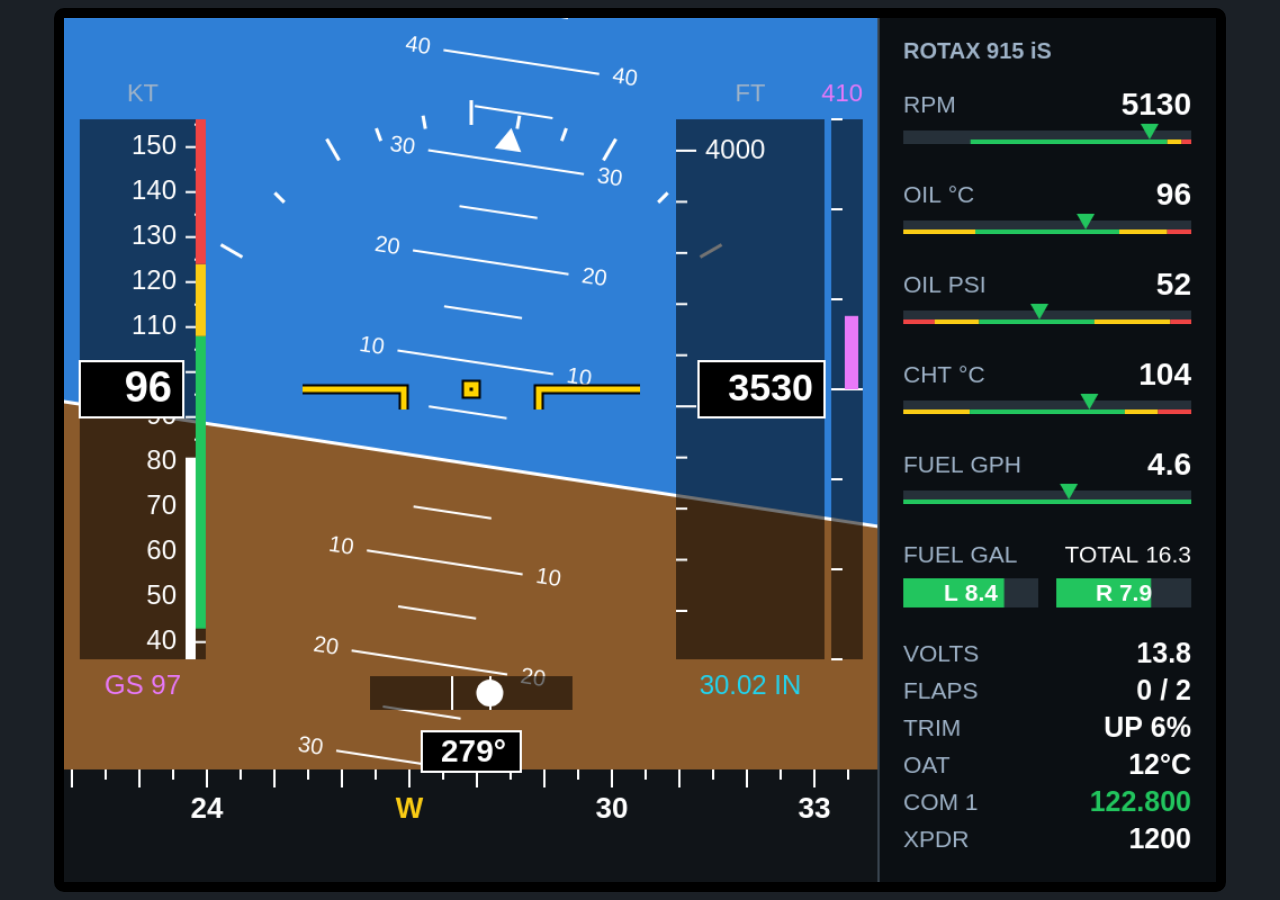
<file: viewer/efis.html>
<!doctype html>
<html lang="en">
<head>
<meta charset="utf-8">
<meta name="viewport" content="width=device-width, initial-scale=1">
<title>A240 EFIS preview</title>
<style>
  html, body { margin: 0; height: 100%; background: #1b2026; display: grid; place-items: center; }
  canvas { width: min(96vw, 128vh); aspect-ratio: 4 / 3; border: 10px solid #000; border-radius: 10px; }
</style>
</head>
<body>
<!-- Runs the real in-sim display script with demo data (no simulator needed). -->
<canvas id="efis" width="1024" height="768"></canvas>
<script src="../sdk-project/PackageSources/html_ui/Pages/VCockpit/Instruments/LocalA240/EFIS/EFIS.js"></script>
</body>
</html>
</file>
